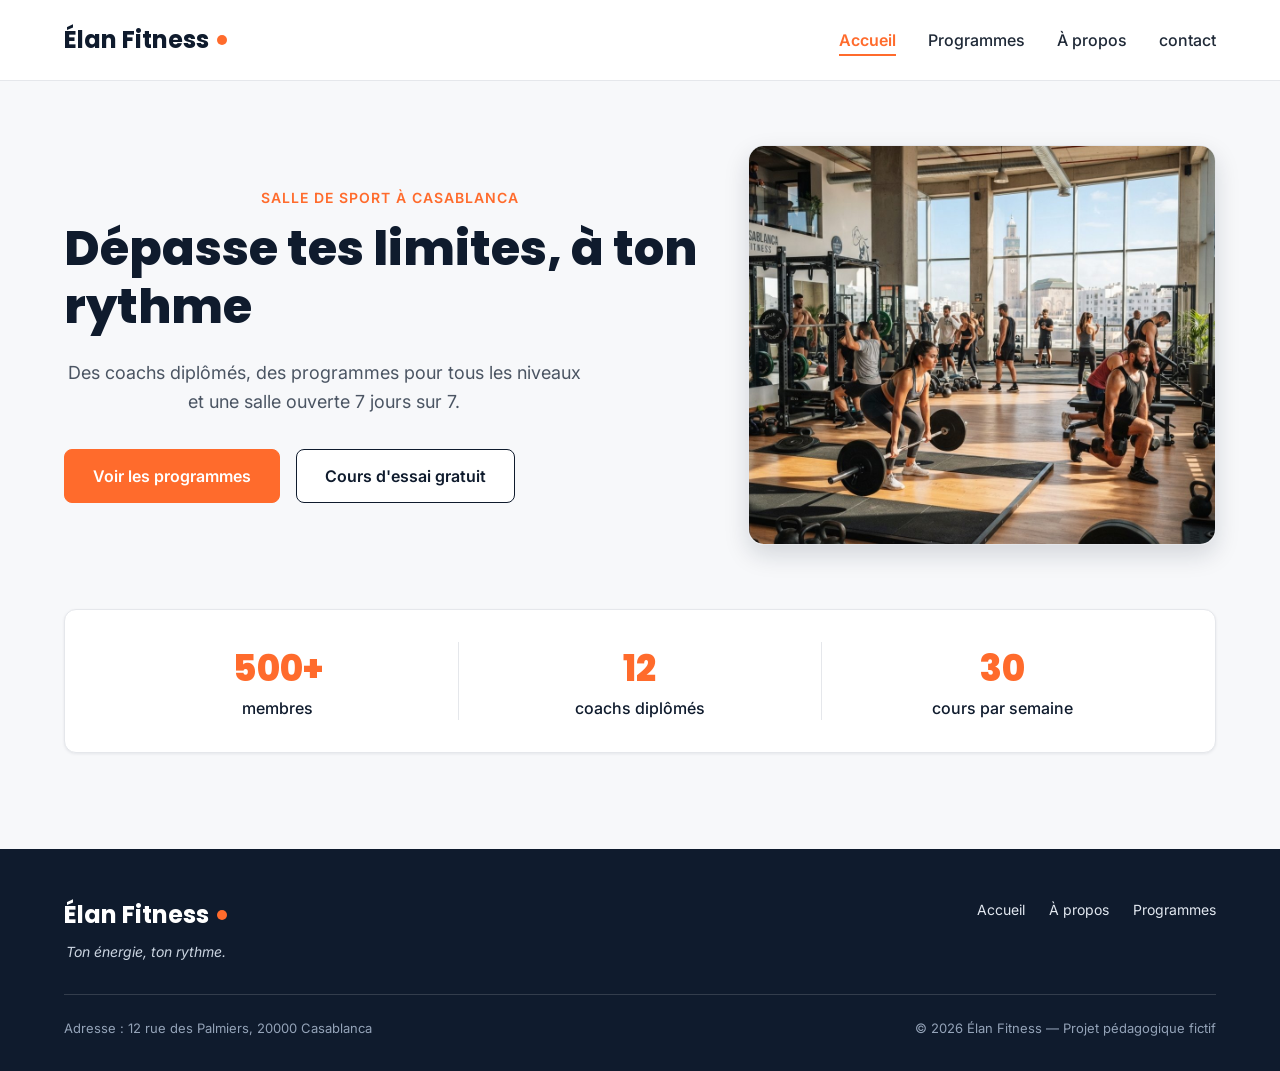
<file: index.html>
<!DOCTYPE html>
<html lang="fr">

<head>
    <meta charset="UTF-8">
    <meta name="viewport" content="width=device-width, initial-scale=1">
    <meta name="description"
        content="Élan Fitness, salle de sport à Casablanca : musculation, yoga, cardio et boxe fitness avec des coachs diplômés. Réservez votre cours d'essai gratuit.">
    <title>Élan Fitness | Salle de sport à Casablanca</title>
    <meta name="description"
        content="Des coachs diplômés, des programmes pour tous les niveaux et une salle ouverte 7 jours sur 7." />
    <link rel="canonical" href="https://fitness-elan.vercel.app/" />
    <link rel="preconnect" href="https://fonts.googleapis.com">
    <link rel="preconnect" href="https://fonts.gstatic.com" crossorigin>
    <link
        href="https://fonts.googleapis.com/css2?family=Inter:wght@400;500;600&family=Poppins:wght@600;700;800&display=swap"
        rel="stylesheet">
    <link rel="stylesheet" href="style.css">
</head>

<body>
    <header class="en-tete">
        <div class="conteneur en-tete-contenu">
            <a href="/" class="logo">Élan Fitness</a>
            <nav aria-label="Navigation principale">
                <ul class="menu">
                    <li><a href="/" class="lien-actif">Accueil</a></li>
                    <li><a href="/programmes.html">Programmes</a></li>
                    <li><a href="/a-propos.html">À propos</a></li>
                    <li><a href="/contact.html">contact</a></li>
                </ul>
            </nav>
        </div>
    </header>
    <main>
        <section id="accueil" class="hero">
            <div class="conteneur">

                <div class="hero-contenu">
                    <div class="hero-texte">
                        <p class="sur-titre">Salle de sport à Casablanca</p>
                        <h1>Dépasse tes limites, à ton rythme</h1>
                        <p class="hero-description">
                            Des coachs diplômés, des programmes pour tous les niveaux et une salle ouverte 7 jours sur
                            7.
                        </p>
                        <div class="boutons">
                            <a href="/programmes.html" class="bouton bouton-principal">Voir les programmes</a>
                            <a href="/contact.html" class="bouton bouton-secondaire">Cours d'essai gratuit</a>
                        </div>
                    </div>

                    <img class="hero-image" src="img/hero.jpg"
                        alt="Des personnes s'entraînent dans une salle de sport lumineuse à Casablanca">
                </div>

                <div class="chiffres">
                    <div class="chiffre">
                        <p class="chiffre-nombre">500+</p>
                        <p>membres</p>
                    </div>
                    <div class="chiffre">
                        <p class="chiffre-nombre">12</p>
                        <p>coachs diplômés</p>
                    </div>
                    <div class="chiffre">
                        <p class="chiffre-nombre">30</p>
                        <p>cours par semaine</p>
                    </div>
                </div>

            </div>
        </section>
    </main>
    <footer class="pied-de-page">
        <div class="conteneur">
            <div class="pied-haut">
                <div>
                    <p class="logo logo-clair">Élan Fitness</p>
                    <p class="slogan">Ton énergie, ton rythme.</p>
                </div>
                <nav aria-label="Navigation du pied de page">
                    <ul class="menu menu-pied">
                        <li><a href="/">Accueil</a></li>
                        <li><a href="/a-propos.html">À propos</a></li>
                        <li><a href="/programmes.html">Programmes</a></li>
                    </ul>
                </nav>
            </div>
            <div class="pied-bas">
                <p>Adresse : 12 rue des Palmiers, 20000 Casablanca</p>
                <p>&copy; 2026 Élan Fitness — Projet pédagogique fictif</p>
            </div>
        </div>
    </footer>
</body>

</html>
</file>
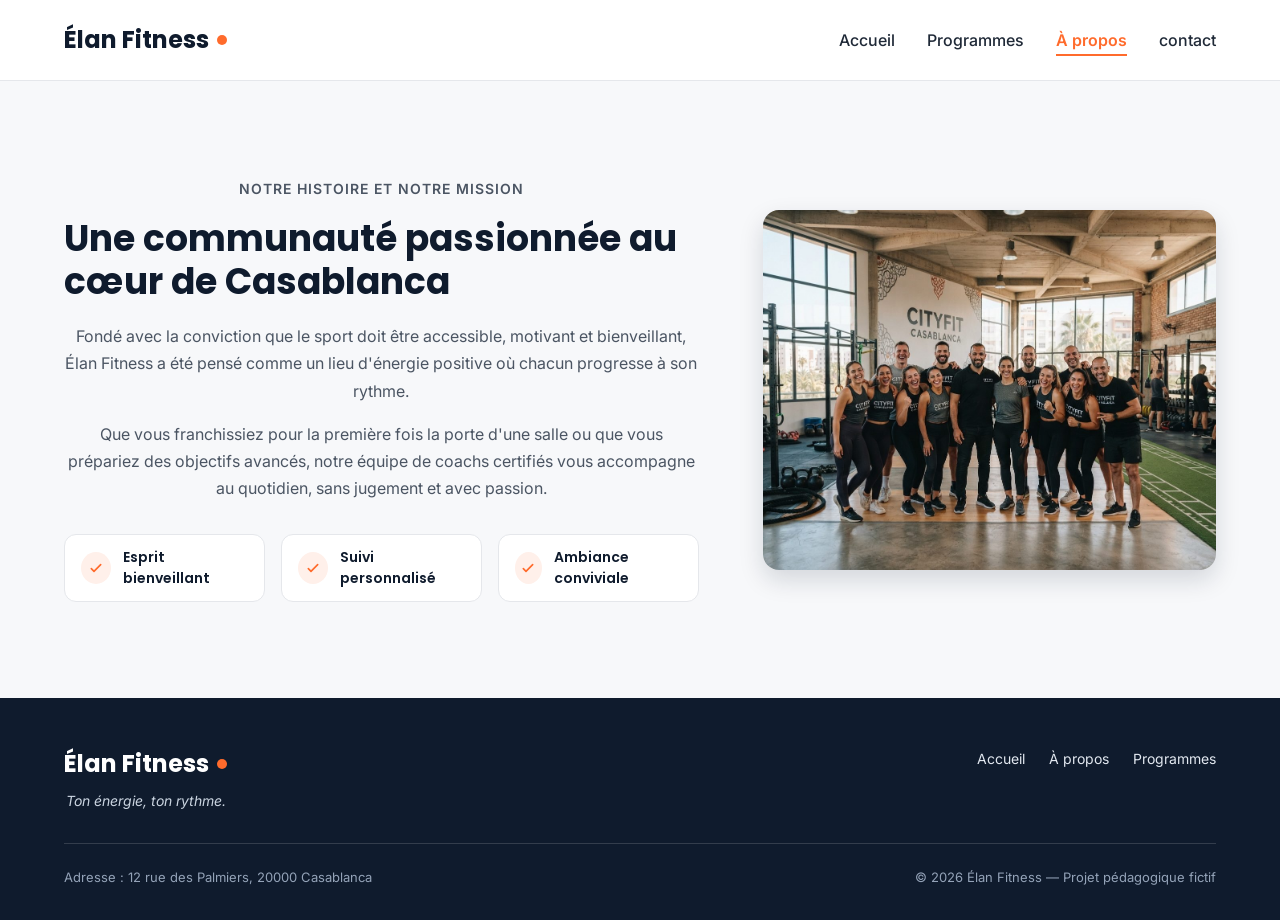
<file: a-propos.html>
<!DOCTYPE html>
<html lang="fr">

<head>
    <meta charset="UTF-8">
    <meta name="viewport" content="width=device-width, initial-scale=1">
    <meta name="description"
        content="Élan Fitness, salle de sport à Casablanca : musculation, yoga, cardio et boxe fitness avec des coachs diplômés. Réservez votre cours d'essai gratuit.">
    <title>Élan Fitness | Salle de sport à Casablanca</title>
    <meta name="description"
        content="Fondé avec la conviction que le sport doit être accessible, motivant et bienveillant, Élan Fitness a été pensé comme un lieu d'énergie positive où chacun progresse à son rythme." />
    <link rel="canonical" href="https://fitness-elan.vercel.app/a-propos.html" />
    <link rel="preconnect" href="https://fonts.googleapis.com">
    <link rel="preconnect" href="https://fonts.gstatic.com" crossorigin>
    <link
        href="https://fonts.googleapis.com/css2?family=Inter:wght@400;500;600&family=Poppins:wght@600;700;800&display=swap"
        rel="stylesheet">
    <link rel="stylesheet" href="style.css">
</head>

<body>
    <header class="en-tete">
        <div class="conteneur en-tete-contenu">
            <a href="/" class="logo">Élan Fitness</a>

            <nav aria-label="Navigation principale">
                <ul class="menu">
                    <li><a href="/">Accueil</a></li>
                    <li><a href="/programmes.html">Programmes</a></li>
                    <li><a href="/a-propos.html" class="lien-actif">À propos</a></li>
                    <li><a href="/contact.html">contact</a></li>
                </ul>
            </nav>
        </div>
    </header>
    <main>
        <section id="a-propos" class="section">
            <div class="conteneur apropos-contenu">

                <div class="apropos-texte">
                    <p class="sur-titre">Notre histoire et notre mission</p>
                    <h2>Une communauté passionnée au cœur de Casablanca</h2>
                    <p>
                        Fondé avec la conviction que le sport doit être accessible, motivant et bienveillant,
                        Élan Fitness a été pensé comme un lieu d'énergie positive où chacun progresse à son rythme.
                    </p>
                    <p>
                        Que vous franchissiez pour la première fois la porte d'une salle ou que vous prépariez des
                        objectifs avancés, notre équipe de coachs certifiés vous accompagne au quotidien, sans
                        jugement et avec passion.
                    </p>

                    <ul class="valeurs">
                        <li class="valeur">
                            <div class="icone icone-petite"><img src="img/icone-check.svg" alt=""></div>
                            <span>Esprit bienveillant</span>
                        </li>
                        <li class="valeur">
                            <div class="icone icone-petite"><img src="img/icone-check.svg" alt=""></div>
                            <span>Suivi personnalisé</span>
                        </li>
                        <li class="valeur">
                            <div class="icone icone-petite"><img src="img/icone-check.svg" alt=""></div>
                            <span>Ambiance conviviale</span>
                        </li>
                    </ul>
                </div>

                <img class="apropos-image" src="img/equipe.jpg"
                    alt="L'équipe de coachs d'Élan Fitness réunie dans la salle">

            </div>
        </section>
    </main>
    <footer class="pied-de-page">
        <div class="conteneur">
            <div class="pied-haut">
                <div>
                    <p class="logo logo-clair">Élan Fitness</p>
                    <p class="slogan">Ton énergie, ton rythme.</p>
                </div>
                <nav aria-label="Navigation du pied de page">
                    <ul class="menu menu-pied">
                        <li><a href="/">Accueil</a></li>
                        <li><a href="/a-propos.html">À propos</a></li>
                        <li><a href="/programmes.html">Programmes</a></li>
                    </ul>
                </nav>
            </div>
            <div class="pied-bas">
                <p>Adresse : 12 rue des Palmiers, 20000 Casablanca</p>
                <p>&copy; 2026 Élan Fitness — Projet pédagogique fictif</p>
            </div>
        </div>
    </footer>
</body>

</html>
</file>
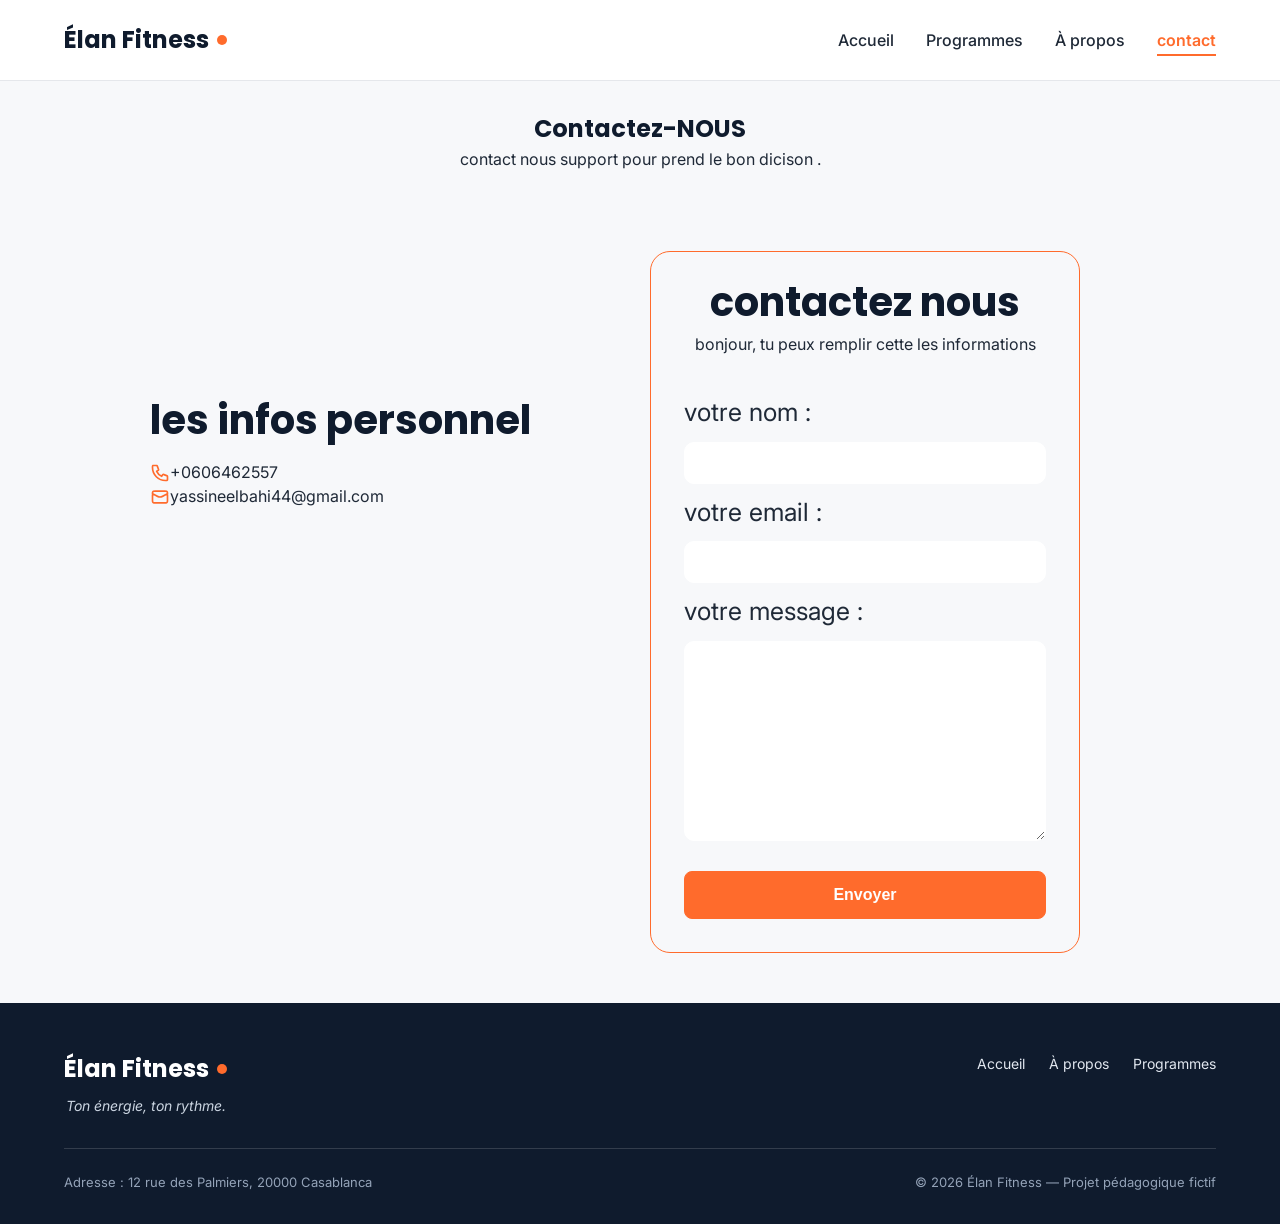
<file: contact.html>
<!DOCTYPE html>
<html lang="fr">

<head>
    <meta charset="UTF-8">
    <meta name="viewport" content="width=device-width, initial-scale=1">
    <meta name="description"
        content="Élan Fitness, salle de sport à Casablanca : musculation, yoga, cardio et boxe fitness avec des coachs diplômés. Réservez votre cours d'essai gratuit.">
    <title>Élan Fitness | Salle de sport à Casablanca</title>
    <meta name="description"
        content="Contactez nous pour mielleur programmes, des programmes pour tous les niveaux et une salle ouverte 7 jours sur 7." />
    <link rel="canonical" href="https://fitness-elan.vercel.app/contact.html" />
    <link rel="preconnect" href="https://fonts.googleapis.com">
    <link rel="preconnect" href="https://fonts.gstatic.com" crossorigin>
    <link
        href="https://fonts.googleapis.com/css2?family=Inter:wght@400;500;600&family=Poppins:wght@600;700;800&display=swap"
        rel="stylesheet">
    <link rel="stylesheet" href="style.css">
</head>

<body>
    <header class="en-tete">
        <div class="conteneur en-tete-contenu">
            <a href="/" class="logo">Élan Fitness</a>

            <nav aria-label="Navigation principale">
                <ul class="menu">
                    <li><a href="/" >Accueil</a></li>
                    <li><a href="/programmes.html">Programmes</a></li>
                    <li><a href="/a-propos.html">À propos</a></li>
                    <li><a href="/contact.html" class="lien-actif">contact</a></li>
                </ul>
            </nav>
        </div>
    </header>
    <section>
        <div class="contactez-nous">
            <h1> Contactez-NOUS</h1>
            <p>contact nous support pour prend le bon dicison .</p>
        </div>
        <div class="cantacts">
            <div class="contact-info">
                <h2>les infos personnel</h2>
                <div>
                    <ul class="">
                        <li><svg viewBox="0 0 24 24" fill="none" xmlns="http://www.w3.org/2000/svg">
                                <g id="SVGRepo_bgCarrier" stroke-width="0"></g>
                                <g id="SVGRepo_tracerCarrier" stroke-linecap="round" stroke-linejoin="round"></g>
                                <g id="SVGRepo_iconCarrier">
                                    <path
                                        d="M3 5.5C3 14.0604 9.93959 21 18.5 21C18.8862 21 19.2691 20.9859 19.6483 20.9581C20.0834 20.9262 20.3009 20.9103 20.499 20.7963C20.663 20.7019 20.8185 20.5345 20.9007 20.364C21 20.1582 21 19.9181 21 19.438V16.6207C21 16.2169 21 16.015 20.9335 15.842C20.8749 15.6891 20.7795 15.553 20.6559 15.4456C20.516 15.324 20.3262 15.255 19.9468 15.117L16.74 13.9509C16.2985 13.7904 16.0777 13.7101 15.8683 13.7237C15.6836 13.7357 15.5059 13.7988 15.3549 13.9058C15.1837 14.0271 15.0629 14.2285 14.8212 14.6314L14 16C11.3501 14.7999 9.2019 12.6489 8 10L9.36863 9.17882C9.77145 8.93713 9.97286 8.81628 10.0942 8.64506C10.2012 8.49408 10.2643 8.31637 10.2763 8.1317C10.2899 7.92227 10.2096 7.70153 10.0491 7.26005L8.88299 4.05321C8.745 3.67376 8.67601 3.48403 8.55442 3.3441C8.44701 3.22049 8.31089 3.12515 8.15802 3.06645C7.98496 3 7.78308 3 7.37932 3H4.56201C4.08188 3 3.84181 3 3.63598 3.09925C3.4655 3.18146 3.29814 3.33701 3.2037 3.50103C3.08968 3.69907 3.07375 3.91662 3.04189 4.35173C3.01413 4.73086 3 5.11378 3 5.5Z"
                                        stroke="#FF6B2C" stroke-width="2" stroke-linecap="round"
                                        stroke-linejoin="round"></path>
                                </g>
                            </svg>+0606462557</li>
                        <li><svg viewBox="0 0 24 24" fill="none" xmlns="http://www.w3.org/2000/svg">
                                <g id="SVGRepo_bgCarrier" stroke-width="0"></g>
                                <g id="SVGRepo_tracerCarrier" stroke-linecap="round" stroke-linejoin="round"></g>
                                <g id="SVGRepo_iconCarrier">
                                    <path
                                        d="M21 8L17.4392 9.97822C15.454 11.0811 14.4614 11.6326 13.4102 11.8488C12.4798 12.0401 11.5202 12.0401 10.5898 11.8488C9.53864 11.6326 8.54603 11.0811 6.5608 9.97822L3 8M6.2 19H17.8C18.9201 19 19.4802 19 19.908 18.782C20.2843 18.5903 20.5903 18.2843 20.782 17.908C21 17.4802 21 16.9201 21 15.8V8.2C21 7.0799 21 6.51984 20.782 6.09202C20.5903 5.71569 20.2843 5.40973 19.908 5.21799C19.4802 5 18.9201 5 17.8 5H6.2C5.0799 5 4.51984 5 4.09202 5.21799C3.71569 5.40973 3.40973 5.71569 3.21799 6.09202C3 6.51984 3 7.07989 3 8.2V15.8C3 16.9201 3 17.4802 3.21799 17.908C3.40973 18.2843 3.71569 18.5903 4.09202 18.782C4.51984 19 5.07989 19 6.2 19Z"
                                        stroke="#FF6B2C" stroke-width="2" stroke-linecap="round"
                                        stroke-linejoin="round"></path>
                                </g>
                            </svg>yassineelbahi44@gmail.com</li>
                    </ul>
                </div>
                <iframe
                    src="https://www.google.com/maps/embed?pb=!1m18!1m12!1m3!1d8026.6136792600955!2d-9.26058412523776!3d32.23721525997367!2m3!1f0!2f0!3f0!3m2!1i1024!2i768!4f13.1!3m3!1m2!1s0xdac2660b1ef3c63%3A0x35ebd8f865445a62!2sTechniX%3A%20UM6P!5e0!3m2!1sfr!2sma!4v1791450504716!5m2!1sfr!2sma"
                    width="400" height="300" style="border:0;" allowfullscreen="" loading="lazy"
                    referrerpolicy="strict-origin-when-cross-origin"></iframe>
            </div>
            <div class="contact">
                <h2>contactez nous</h2>
                <p>bonjour, tu peux remplir cette les informations</p>
                <form action="" class="formule">
                    <label for="" class="">votre nom :</label>
                    <input type="text" class="input input-name" Required>
                    <label for="" class="input input-email">votre email :</label>
                    <input type="email" Required>
                    <label for="">votre message :</label>
                    <textarea class="input-textera" Required></textarea>
                    <button class="bouton bouton-principal">Envoyer</button>
                </form>
            </div>
        </div>
    </section>
    <footer class="pied-de-page">
        <div class="conteneur">
            <div class="pied-haut">
                <div>
                    <p class="logo logo-clair">Élan Fitness</p>
                    <p class="slogan">Ton énergie, ton rythme.</p>
                </div>
                <nav aria-label="Navigation du pied de page">
                    <ul class="menu menu-pied">
                        <li><a href="/">Accueil</a></li>
                        <li><a href="/a-propos.html">À propos</a></li>
                        <li><a href="/programmes.html">Programmes</a></li>
                    </ul>
                </nav>
            </div>
            <div class="pied-bas">
                <p>Adresse : 12 rue des Palmiers, 20000 Casablanca</p>
                <p>&copy; 2026 Élan Fitness — Projet pédagogique fictif</p>
            </div>
        </div>
    </footer>
</body>

</html>
</file>
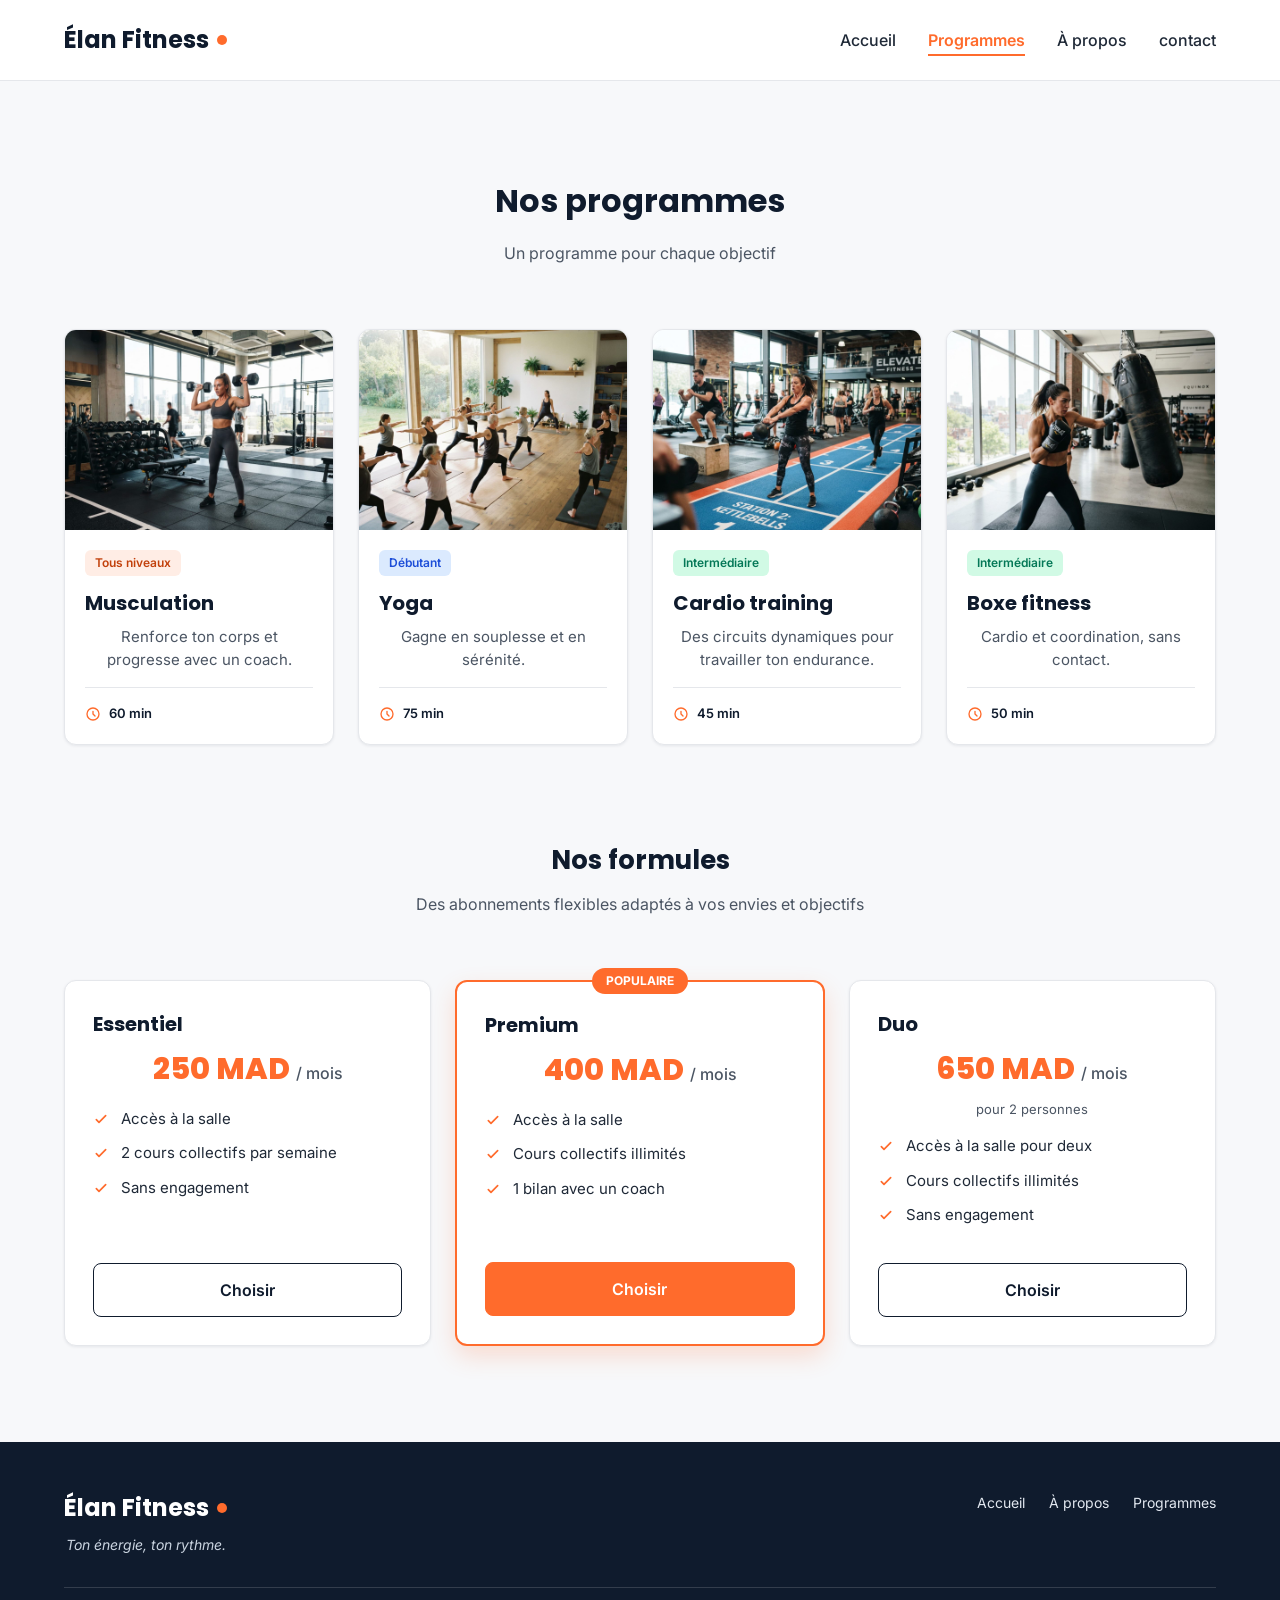
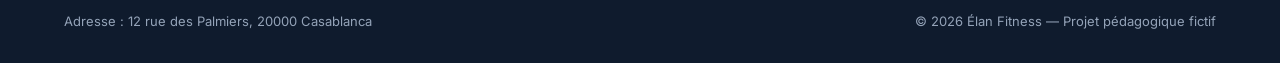
<file: programmes.html>
<!DOCTYPE html>
<html lang="fr">

<head>
    <meta charset="UTF-8">
    <meta name="viewport" content="width=device-width, initial-scale=1">
    <meta name="description"
        content="Élan Fitness, salle de sport à Casablanca : musculation, yoga, cardio et boxe fitness avec des coachs diplômés. Réservez votre cours d'essai gratuit.">
    <title>Élan Fitness | Salle de sport à Casablanca</title>
    <meta name="description"
        content="ENtrez pour voir mielleur programmes, des programmes pour tous les niveaux et une salle ouverte 7 jours sur 7." />
    <link rel="canonical" href="https://fitness-elan.vercel.app/programmes.html" />
    <link rel="preconnect" href="https://fonts.googleapis.com">
    <link rel="preconnect" href="https://fonts.gstatic.com" crossorigin>
    <link
        href="https://fonts.googleapis.com/css2?family=Inter:wght@400;500;600&family=Poppins:wght@600;700;800&display=swap"
        rel="stylesheet">
    <link rel="stylesheet" href="style.css">
</head>

<body>
    <header class="en-tete">
        <div class="conteneur en-tete-contenu">
            <a href="/" class="logo">Élan Fitness</a>

            <nav aria-label="Navigation principale">
                <ul class="menu">
                    <li><a href="/">Accueil</a></li>
                    <li><a href="/programmes.html" class="lien-actif">Programmes</a></li>
                    <li><a href="/a-propos.html">À propos</a></li>
                    <li><a href="/contact.html">contact</a></li>
                </ul>
            </nav>
        </div>
    </header>
    <main>
        <section id="programmes" class="section">
            <div class="conteneur">
                <div class="section-titre">
                    <h2>Nos programmes</h2>
                    <p>Un programme pour chaque objectif</p>
                </div>

                <div class="cartes">

                    <article class="carte carte-programme">
                        <img src="img/musculation.jpg"
                            alt="Une sportive soulève des haltères dans l'espace musculation">
                        <div class="programme-corps">
                            <span class="etiquette etiquette-orange">Tous niveaux</span>
                            <h3>Musculation</h3>
                            <p>Renforce ton corps et progresse avec un coach.</p>
                            <p class="duree"><img src="img/icone-duree.svg" alt="">60 min</p>
                        </div>
                    </article>

                    <article class="carte carte-programme">
                        <img src="img/yoga.jpg" alt="Un groupe pratique le yoga sur des tapis dans une salle lumineuse">
                        <div class="programme-corps">
                            <span class="etiquette etiquette-bleue">Débutant</span>
                            <h3>Yoga</h3>
                            <p>Gagne en souplesse et en sérénité.</p>
                            <p class="duree"><img src="img/icone-duree.svg" alt="">75 min</p>
                        </div>
                    </article>

                    <article class="carte carte-programme">
                        <img src="img/cardio.jpg"
                            alt="Des sportifs suivent un circuit de cardio training avec des kettlebells">
                        <div class="programme-corps">
                            <span class="etiquette etiquette-verte">Intermédiaire</span>
                            <h3>Cardio training</h3>
                            <p>Des circuits dynamiques pour travailler ton endurance.</p>
                            <p class="duree"><img src="img/icone-duree.svg" alt="">45 min</p>
                        </div>
                    </article>

                    <article class="carte carte-programme">
                        <img src="img/boxe.jpg"
                            alt="Une sportive frappe un sac de frappe pendant un cours de boxe fitness">
                        <div class="programme-corps">
                            <span class="etiquette etiquette-verte">Intermédiaire</span>
                            <h3>Boxe fitness</h3>
                            <p>Cardio et coordination, sans contact.</p>
                            <p class="duree"><img src="img/icone-duree.svg" alt="">50 min</p>
                        </div>
                    </article>

                </div>

                <div class="formules">

                    <div class="section-titre">
                        <h3>Nos formules</h3>
                        <p>Des abonnements flexibles adaptés à vos envies et objectifs</p>
                    </div>

                    <div class="cartes">

                        <article class="carte formule">
                            <h4>Essentiel</h4>
                            <p class="prix">250 MAD <span>/ mois</span></p>
                            <ul class="formule-liste">
                                <li>Accès à la salle</li>
                                <li>2 cours collectifs par semaine</li>
                                <li>Sans engagement</li>
                            </ul>
                            <a href="#contact" class="bouton bouton-secondaire">Choisir</a>
                        </article>

                        <article class="carte formule formule-populaire">
                            <p class="badge-populaire">Populaire</p>
                            <h4>Premium</h4>
                            <p class="prix">400 MAD <span>/ mois</span></p>
                            <ul class="formule-liste">
                                <li>Accès à la salle</li>
                                <li>Cours collectifs illimités</li>
                                <li>1 bilan avec un coach</li>
                            </ul>
                            <a href="#contact" class="bouton bouton-principal">Choisir</a>
                        </article>

                        <article class="carte formule">
                            <h4>Duo</h4>
                            <p class="prix">650 MAD <span>/ mois</span></p>
                            <p class="prix-note">pour 2 personnes</p>
                            <ul class="formule-liste">
                                <li>Accès à la salle pour deux</li>
                                <li>Cours collectifs illimités</li>
                                <li>Sans engagement</li>
                            </ul>
                            <a href="#contact" class="bouton bouton-secondaire">Choisir</a>
                        </article>

                    </div>
                </div>

            </div>
        </section>
    </main>
    <footer class="pied-de-page">
        <div class="conteneur">
            <div class="pied-haut">
                <div>
                    <p class="logo logo-clair">Élan Fitness</p>
                    <p class="slogan">Ton énergie, ton rythme.</p>
                </div>
                <nav aria-label="Navigation du pied de page">
                    <ul class="menu menu-pied">
                        <li><a href="/">Accueil</a></li>
                        <li><a href="/a-propos.html">À propos</a></li>
                        <li><a href="/programmes.html">Programmes</a></li>
                    </ul>
                </nav>
            </div>
            <div class="pied-bas">
                <p>Adresse : 12 rue des Palmiers, 20000 Casablanca</p>
                <p>&copy; 2026 Élan Fitness — Projet pédagogique fictif</p>
            </div>
        </div>
    </footer>
</body>

</html>
</file>
<file: style.css>
* {
    box-sizing: border-box;
    margin: 0;
    padding: 0;
}

html {
    scroll-behavior: smooth;
}

body {
    font-family: 'Inter', Arial, sans-serif;
    font-size: 16px;
    line-height: 1.5;
    color: #1F2937;
    background-color: #F7F8FA;
}

h1,
h2,
h3,
h4 {
    font-family: 'Poppins', Arial, sans-serif;
    color: #0F1B2D;
}

a {
    color: inherit;
    text-decoration: none;
}

ul {
    list-style: none;
}

img {
    display: block;
    max-width: 100%;
}

a:focus-visible,
button:focus-visible {
    outline: 3px solid #FF6B2C;
    outline-offset: 2px;
}

svg {
    height: 20px;
    margin-bottom: -5px;
}

/* section accueil */
.conteneur {
    width: 100%;
    max-width: 1200px;
    margin: 0 auto;
    padding: 0 24px;
}

/* selection 3 derniers en general */
.section {
    padding: 96px 0;
}

.section-blanche {
    background-color: #FFFFFF;
    border-top: 1px solid #E5E7EB;
    border-bottom: 1px solid #E5E7EB;
}

.section-titre {
    max-width: 640px;
    margin: 0 auto 64px;
    text-align: center;
}

.section-titre h2 {
    font-size: 32px;
    margin-bottom: 16px;
}

.section-titre h3 {
    font-size: 26px;
    margin-bottom: 12px;
}

.section-titre p {
    color: #4B5563;
}

.sur-titre {
    font-size: 14px;
    font-weight: 600;
    color: #FF6B2C;
    text-transform: uppercase;
    letter-spacing: 1px;
    margin-bottom: 12px;
}

.bouton {
    display: inline-block;
    padding: 14px 28px;
    border-radius: 8px;
    font-size: 16px;
    font-weight: 600;
    text-align: center;
    cursor: pointer;
}

.bouton-principal {
    background-color: #FF6B2C;
    border: 1px solid #FF6B2C;
    color: #FFFFFF;
}

.bouton-principal:hover {
    background-color: #F05817;
}

.bouton-secondaire {
    background-color: #FFFFFF;
    border: 1px solid #0F1B2D;
    color: #0F1B2D;
}

.bouton-secondaire:hover {
    background-color: #F3F4F6;
}

.cartes {
    display: flex;
    gap: 24px;
}

.carte {
    flex: 1;
    background-color: #FFFFFF;
    border: 1px solid #E5E7EB;
    border-radius: 12px;
    box-shadow: 0 1px 3px rgba(15, 27, 45, 0.08);
}

.icone {
    width: 48px;
    height: 48px;
    background-color: #FFF0EA;
    border-radius: 8px;
    display: flex;
    align-items: center;
    justify-content: center;
}

.icone img {
    width: 24px;
    height: 24px;
}

.icone-petite {
    width: 32px;
    height: 32px;
    border-radius: 50%;
}

.icone-petite img {
    width: 16px;
    height: 16px;
}

/* header */
.en-tete {
    position: sticky;
    top: 0;
    z-index: 10;
    background-color: #FFFFFF;
    border-bottom: 1px solid #E5E7EB;
}

.en-tete-contenu {
    height: 80px;
    display: flex;
    align-items: center;
    justify-content: space-between;
}

.logo {
    display: flex;
    align-items: center;
    font-family: 'Poppins', Arial, sans-serif;
    font-size: 24px;
    font-weight: 700;
    color: #0F1B2D;
}

.logo::after {
    content: "";
    width: 10px;
    height: 10px;
    margin-left: 8px;
    background-color: #FF6B2C;
    border-radius: 50%;
}

.menu {
    display: flex;
    gap: 32px;
}

.menu .lien-actif {
  color: #FF6B2C;
  font-weight: 600;
  border-bottom-color: #FF6B2C;
}

.menu a {
    font-weight: 500;
    padding-bottom: 4px;
    border-bottom: 2px solid transparent;
}

.menu a:hover {
    color: #FF6B2C;
}

/* hero */
.hero {
    padding: 64px 0 96px;
}

.hero-contenu {
    display: flex;
    align-items: center;
    gap: 32px;
}

.hero-texte {
    flex: 7;
}

.hero-texte h1 {
    font-size: 48px;
    font-weight: 800;
    line-height: 1.2;
    margin-bottom: 24px;
}

.hero-description {
    max-width: 520px;
    font-size: 18px;
    line-height: 1.6;
    color: #4B5563;
    margin-bottom: 32px;
}

.boutons {
    display: flex;
    flex-wrap: wrap;
    gap: 16px;
}

.hero-image {
    flex: 5;
    min-width: 0;
    height: 400px;
    object-fit: cover;
    border-radius: 16px;
    border: 1px solid #E5E7EB;
    box-shadow: 0 10px 25px rgba(15, 27, 45, 0.15);
    transition: 0.3s;
}

.hero-image:hover {
    height: 450px;
    max-width: 110%;
}

/* chiffres hero */
.chiffres {
    display: flex;
    margin-top: 64px;
    padding: 32px;
    background-color: #FFFFFF;
    border: 1px solid #E5E7EB;
    border-radius: 12px;
    box-shadow: 0 1px 3px rgba(15, 27, 45, 0.08);
}

.chiffre {
    flex: 1;
    text-align: center;
    font-weight: 500;
    color: #0F1B2D;
}

.chiffre+.chiffre {
    border-left: 1px solid #E5E7EB;
}

.chiffre-nombre {
    font-family: 'Poppins', Arial, sans-serif;
    font-size: 36px;
    font-weight: 800;
    color: #FF6B2C;
}

/* Pourquoi Élan Fitness */
.carte-avantage {
    padding: 24px;
    background-color: #F7F8FA;
    box-shadow: none;
}

.carte-avantage .icone {
    margin-bottom: 20px;
}

.carte-avantage h3 {
    font-size: 20px;
    margin-bottom: 8px;
}

.carte-avantage p {
    color: #4B5563;
    line-height: 1.6;
}

/* a-propos */
.apropos-contenu {
    display: flex;
    align-items: center;
    gap: 64px;
}

.apropos-texte {
    flex: 7;
}

.apropos-texte h2 {
    font-size: 36px;
    line-height: 1.2;
    margin-bottom: 20px;
}

.apropos-texte p {
    color: #4B5563;
    line-height: 1.7;
    margin-bottom: 16px;
}

.valeurs {
    display: flex;
    gap: 16px;
    margin-top: 32px;
}

.valeur {
    flex: 1;
    display: flex;
    align-items: center;
    gap: 12px;
    padding: 12px 16px;
    background-color: #FFFFFF;
    border: 1px solid #E5E7EB;
    border-radius: 12px;
    font-family: 'Poppins', Arial, sans-serif;
    font-size: 14px;
    font-weight: 600;
    color: #0F1B2D;
}

.apropos-image {
    flex: 5;
    min-width: 0;
    height: 360px;
    object-fit: cover;
    border-radius: 16px;
    box-shadow: 0 10px 25px rgba(15, 27, 45, 0.15);
}

/* carte programmes */
.carte-programme {
    display: flex;
    flex-direction: column;
    overflow: hidden;
}

.carte-programme>img {
    width: 100%;
    height: 200px;
    object-fit: cover;
}

.programme-corps {
    flex: 1;
    display: flex;
    flex-direction: column;
    padding: 20px;
}

.programme-corps h3 {
    font-size: 20px;
    margin-bottom: 8px;
}

.programme-corps p {
    font-size: 15px;
    color: #4B5563;
}

.etiquette {
    align-self: flex-start;
    padding: 4px 10px;
    margin-bottom: 12px;
    border-radius: 6px;
    font-size: 12px;
    font-weight: 600;
}

.etiquette-orange {
    background-color: #FFEDE5;
    color: #C2410C;
}

.etiquette-bleue {
    background-color: #DBEAFE;
    color: #1D4ED8;
}

.etiquette-verte {
    background-color: #D1FAE5;
    color: #047857;
}

.programme-corps .duree {
    display: flex;
    align-items: center;
    gap: 8px;
    margin-top: auto;
    padding-top: 16px;
    border-top: 1px solid #E5E7EB;
    font-size: 13px;
    font-weight: 600;
    color: #0F1B2D;
}

.programme-corps h3+p {
    margin-bottom: 16px;
}

.duree img {
    width: 16px;
    height: 16px;
}

/* formules  */
.formules {
    margin-top: 96px;
}

.formule {
    position: relative;
    display: flex;
    flex-direction: column;
    padding: 28px;
}

.formule h4 {
    font-size: 20px;
}

.prix {
    margin: 8px 0 16px;
    font-family: 'Poppins', Arial, sans-serif;
    font-size: 30px;
    font-weight: 800;
    color: #FF6B2C;
}

.prix span {
    font-family: 'Inter', Arial, sans-serif;
    font-size: 16px;
    font-weight: 500;
    color: #4B5563;
}

.prix-note {
    margin: -8px 0 16px;
    font-size: 13px;
    color: #4B5563;
}

.formule-liste {
    flex: 1;
    margin-bottom: 24px;
}

.formule-liste li {
    padding-left: 28px;
    margin-bottom: 12px;
    font-size: 15px;
    background-image: url('img/icone-check.svg');
    background-repeat: no-repeat;
    background-position: left center;
    background-size: 16px;
}

.formule .bouton {
    display: block;
}

.formule-populaire {
    border: 2px solid #FF6B2C;
    box-shadow: 0 10px 25px rgba(255, 107, 44, 0.2);
}

.badge-populaire {
    position: absolute;
    top: -14px;
    left: 50%;
    transform: translateX(-50%);
    padding: 4px 14px;
    background-color: #FF6B2C;
    border-radius: 999px;
    font-size: 12px;
    font-weight: 700;
    text-transform: uppercase;
    color: #FFFFFF;
}

/* footer  */
.pied-de-page {
    padding: 48px 0 32px;
    background-color: #0F1B2D;
    color: #FFFFFF;
}

.pied-haut {
    display: flex;
    justify-content: space-between;
    align-items: flex-start;
    padding-bottom: 32px;
    border-bottom: 1px solid rgba(255, 255, 255, 0.15);
}

.logo-clair {
    color: #FFFFFF;
}

.slogan {
    margin-top: 8px;
    font-size: 14px;
    font-style: italic;
    color: #CBD5E1;
}

.menu-pied {
    gap: 24px;
}

.menu-pied a {
    font-size: 14px;
    font-weight: 400;
    color: #E2E8F0;
}

.pied-bas {
    display: flex;
    justify-content: space-between;
    margin-top: 24px;
    font-size: 13px;
    color: #94A3B8;
}

/* section contact */
.contactez-nous {
    margin: 30px 0;
}

.contactez-nous h1,
p {
    text-align: center;
}

.cantacts {
    display: flex;
    justify-content: center;
    align-items: center;
    margin-left: 50px;
}

.contact-info h2 {
    font-size: 40px;
    padding-bottom: 10px;
}

.contact {
    padding: 5px;
    width: 35%;
    margin: 50px 100px;
    border: 1px solid #FF6B2C;
    border-radius: 20px;
}

.contact h2,
p {
    text-align: center;
}

.contact h2 {
    font-size: 40px;
    padding-top: 15px;
}

label {
    font-size: 25px;
    padding: 10px 0;
    font-family: 'Inter'
}

input {
    border: 1px solid #FFFFFF;
    border-radius: 10px;
    height: 35px;
    font-family: 'Inter';
    padding: 20px;
    font-size: larger;
    outline: transparent;

}

.input-textera {
    height: 200px;
    margin-bottom: 30px;
    border: 1px solid #FFFFFF;
    border-radius: 10px;
    box-sizing: border-box;
    padding: 20px;
    font-size: larger;
    outline: transparent;
    overflow: hidden;
}

textarea:focus,
input:focus {
    border-color: #FF6B2C;
}
</file>
